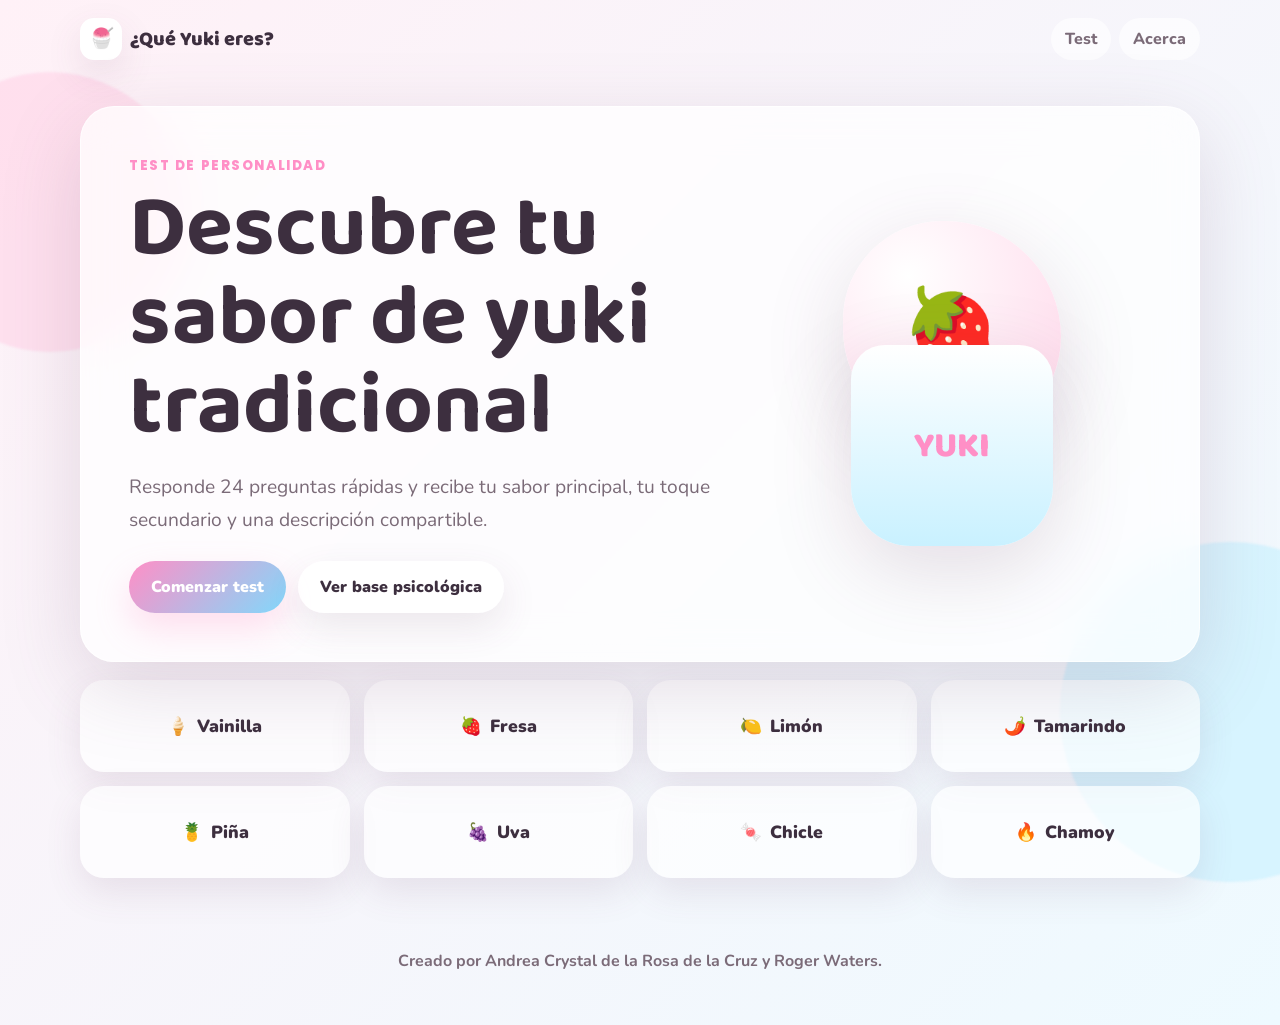
<file: index.html>
<!doctype html>
<html lang="es-MX">
<head>
  <meta charset="utf-8" />
  <meta name="viewport" content="width=device-width, initial-scale=1" />
  <meta name="description" content="Descubre qué sabor tradicional de yuki eres con un test cute pastel inspirado en modelos de personalidad." />
  <title>¿Qué Yuki eres?</title>
  <link rel="preconnect" href="https://fonts.googleapis.com">
  <link rel="preconnect" href="https://fonts.gstatic.com" crossorigin>
  <link href="https://fonts.googleapis.com/css2?family=Baloo+2:wght@500;700;800&family=Nunito:wght@400;600;700;800&family=Poppins:wght@500;700&display=swap" rel="stylesheet">
  <link rel="stylesheet" href="css/base.css" />
  <link rel="stylesheet" href="css/themes/pastel.css" />
  <link rel="stylesheet" href="css/layout.css" />
  <link rel="stylesheet" href="css/components.css" />
  <link rel="stylesheet" href="css/pages/home.css" />
</head>
<body>
  <div class="bubble-bg" aria-hidden="true"></div>
  <header class="site-header">
    <a class="brand" href="index.html" aria-label="Inicio ¿Qué Yuki eres?">
      <span class="brand__icon">🍧</span>
      <span>¿Qué Yuki eres?</span>
    </a>
    <nav class="nav">
      <a href="test.html">Test</a>
      <a href="acerca.html">Acerca</a>
    </nav>
  </header>

  <main class="home shell">
    <section class="hero card glass-card">
      <div class="hero__copy">
        <p class="eyebrow">Test de personalidad</p>
        <h1>Descubre tu sabor de yuki tradicional</h1>
        <p class="hero__text">Responde 24 preguntas rápidas y recibe tu sabor principal, tu toque secundario y una descripción compartible.</p>
        <div class="hero__actions">
          <a class="btn btn-primary" href="test.html">Comenzar test</a>
          <a class="btn btn-ghost" href="acerca.html">Ver base psicológica</a>
        </div>
      </div>
      <div class="yuki-cup" role="img" aria-label="Vaso de yuki pastel">
        <div class="yuki-cup__ice">🍓</div>
        <div class="yuki-cup__body">YUKI</div>
      </div>
    </section>

    <section class="flavor-grid" aria-label="Sabores tradicionales">
      <article class="mini-card">🍦<span>Vainilla</span></article>
      <article class="mini-card">🍓<span>Fresa</span></article>
      <article class="mini-card">🍋<span>Limón</span></article>
      <article class="mini-card">🌶️<span>Tamarindo</span></article>
      <article class="mini-card">🍍<span>Piña</span></article>
      <article class="mini-card">🍇<span>Uva</span></article>
      <article class="mini-card">🍬<span>Chicle</span></article>
      <article class="mini-card">🔥<span>Chamoy</span></article>
    </section>
  </main>

  <footer class="footer shell">
    <p>Creado por Andrea Crystal de la Rosa de la Cruz y Roger Waters.</p>
  </footer>
</body>
</html>
</file>
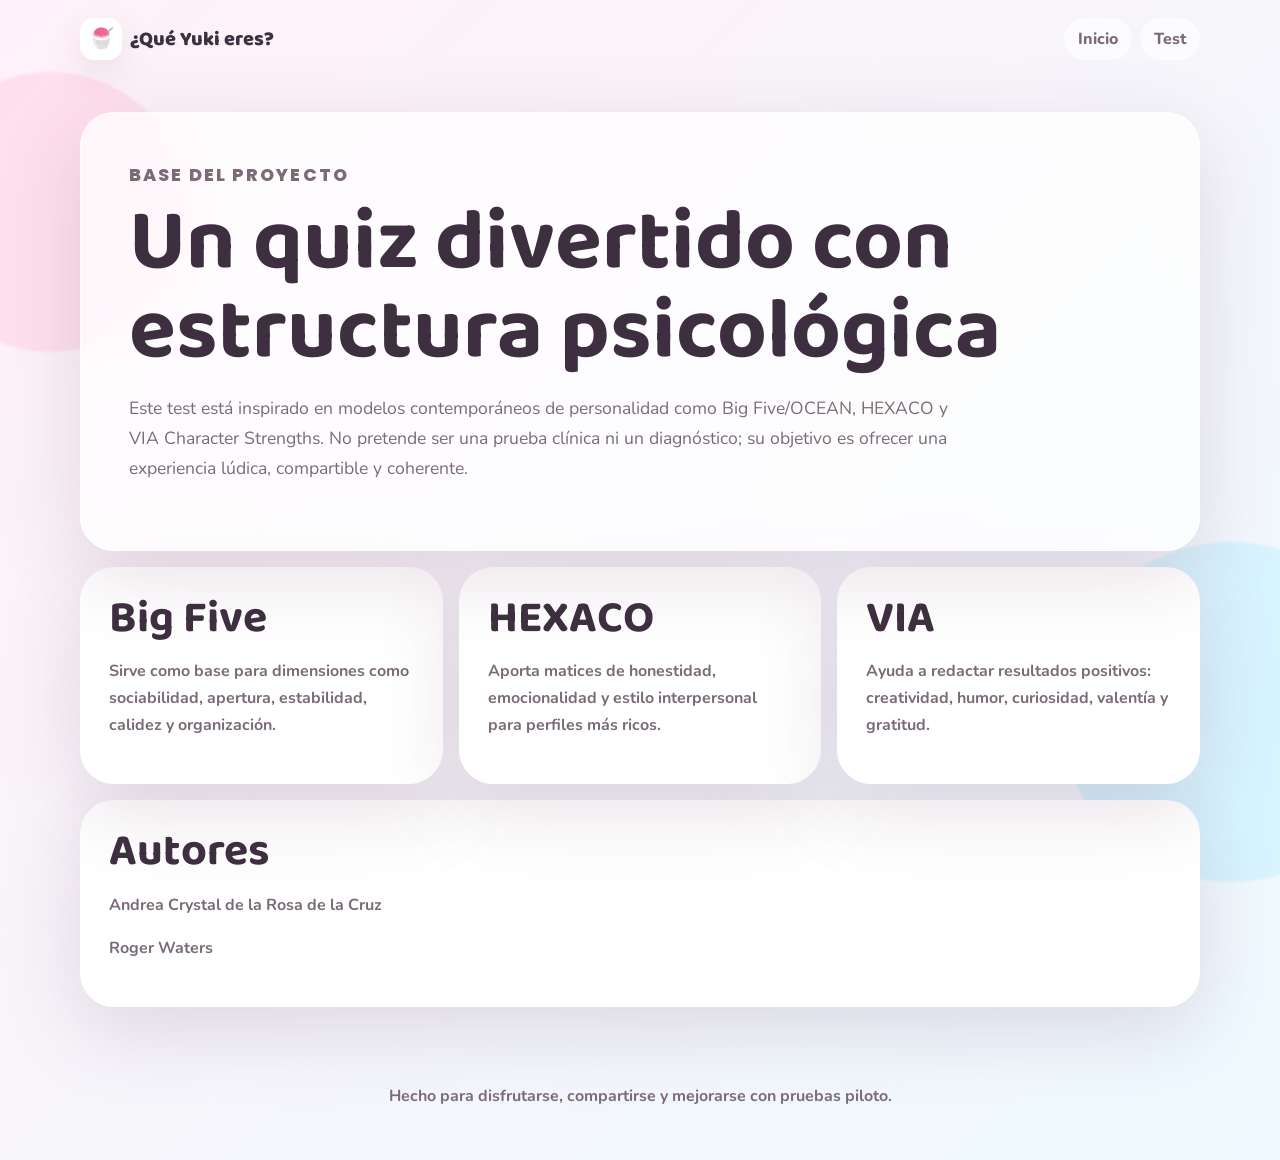
<file: acerca.html>
<!doctype html>
<html lang="es-MX">
<head>
  <meta charset="utf-8" />
  <meta name="viewport" content="width=device-width, initial-scale=1" />
  <title>Acerca | ¿Qué Yuki eres?</title>
  <link rel="preconnect" href="https://fonts.googleapis.com">
  <link rel="preconnect" href="https://fonts.gstatic.com" crossorigin>
  <link href="https://fonts.googleapis.com/css2?family=Baloo+2:wght@500;700;800&family=Nunito:wght@400;600;700;800&family=Poppins:wght@500;700&display=swap" rel="stylesheet">
  <link rel="stylesheet" href="css/base.css" />
  <link rel="stylesheet" href="css/themes/pastel.css" />
  <link rel="stylesheet" href="css/layout.css" />
  <link rel="stylesheet" href="css/components.css" />
  <link rel="stylesheet" href="css/pages/about.css" />
</head>
<body>
  <div class="bubble-bg" aria-hidden="true"></div>
  <header class="site-header">
    <a class="brand" href="index.html"><span class="brand__icon">🍧</span><span>¿Qué Yuki eres?</span></a>
    <nav class="nav"><a href="index.html">Inicio</a><a href="test.html">Test</a></nav>
  </header>

  <main class="shell about-page">
    <section class="card glass-card about-hero">
      <p class="eyebrow">Base del proyecto</p>
      <h1>Un quiz divertido con estructura psicológica</h1>
      <p>Este test está inspirado en modelos contemporáneos de personalidad como Big Five/OCEAN, HEXACO y VIA Character Strengths. No pretende ser una prueba clínica ni un diagnóstico; su objetivo es ofrecer una experiencia lúdica, compartible y coherente.</p>
    </section>
    <section class="about-grid">
      <article class="card"><h2>Big Five</h2><p>Sirve como base para dimensiones como sociabilidad, apertura, estabilidad, calidez y organización.</p></article>
      <article class="card"><h2>HEXACO</h2><p>Aporta matices de honestidad, emocionalidad y estilo interpersonal para perfiles más ricos.</p></article>
      <article class="card"><h2>VIA</h2><p>Ayuda a redactar resultados positivos: creatividad, humor, curiosidad, valentía y gratitud.</p></article>
    </section>
    <section class="card credits">
      <h2>Autores</h2>
      <p>Andrea Crystal de la Rosa de la Cruz</p>
      <p>Roger Waters</p>
    </section>
  </main>

  <footer class="footer shell"><p>Hecho para disfrutarse, compartirse y mejorarse con pruebas piloto.</p></footer>
</body>
</html>
</file>
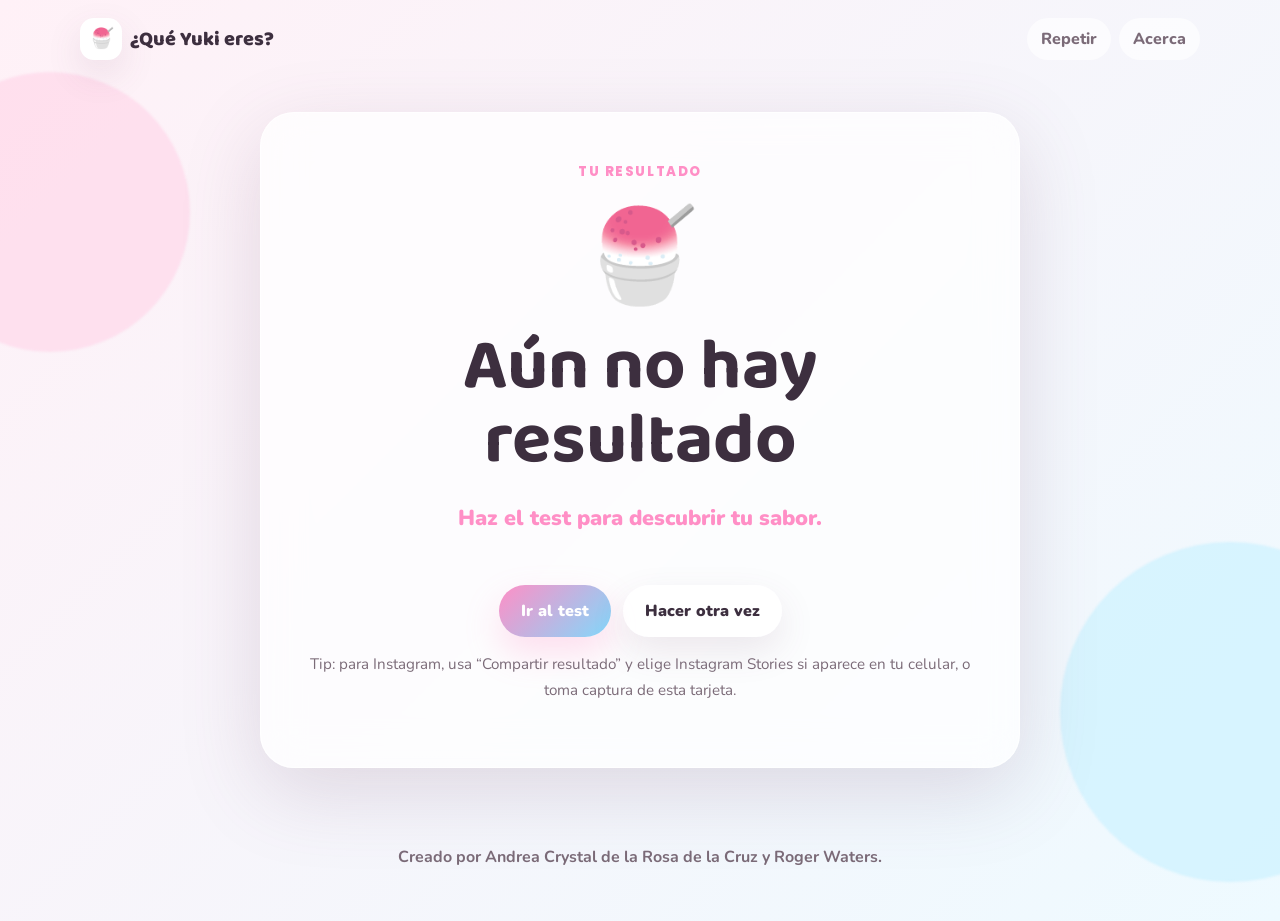
<file: resultado.html>
<!doctype html>
<html lang="es-MX">
<head>
  <meta charset="utf-8" />
  <meta name="viewport" content="width=device-width, initial-scale=1" />
  <title>Resultado | ¿Qué Yuki eres?</title>
  <link rel="preconnect" href="https://fonts.googleapis.com">
  <link rel="preconnect" href="https://fonts.gstatic.com" crossorigin>
  <link href="https://fonts.googleapis.com/css2?family=Baloo+2:wght@500;700;800&family=Nunito:wght@400;600;700;800&family=Poppins:wght@500;700&display=swap" rel="stylesheet">
  <link rel="stylesheet" href="css/base.css" />
  <link rel="stylesheet" href="css/themes/pastel.css" />
  <link rel="stylesheet" href="css/layout.css" />
  <link rel="stylesheet" href="css/components.css" />
  <link rel="stylesheet" href="css/pages/result.css" />
  <script defer type="module" src="js/results.js"></script>
</head>
<body>
  <div class="bubble-bg" aria-hidden="true"></div>
  <header class="site-header">
    <a class="brand" href="index.html"><span class="brand__icon">🍧</span><span>¿Qué Yuki eres?</span></a>
    <nav class="nav"><a href="test.html">Repetir</a><a href="acerca.html">Acerca</a></nav>
  </header>

  <main class="shell result-page">
    <section id="resultCard" class="result-card card glass-card">
      <p class="eyebrow">Tu resultado</p>
      <div class="result-emoji" id="resultEmoji">🍧</div>
      <h1 id="resultTitle">Calculando tu yuki...</h1>
      <p class="result-subtitle" id="resultSubtitle"></p>
      <p id="resultDescription"></p>
      <div class="traits" id="resultTraits"></div>
      <div class="share-actions">
        <button class="btn btn-primary" id="shareBtn" type="button">Compartir resultado</button>
        <a class="btn btn-ghost" href="test.html">Hacer otra vez</a>
      </div>
      <p class="hint">Tip: para Instagram, usa “Compartir resultado” y elige Instagram Stories si aparece en tu celular, o toma captura de esta tarjeta.</p>
    </section>
  </main>

  <footer class="footer shell"><p>Creado por Andrea Crystal de la Rosa de la Cruz y Roger Waters.</p></footer>
</body>
</html>
</file>
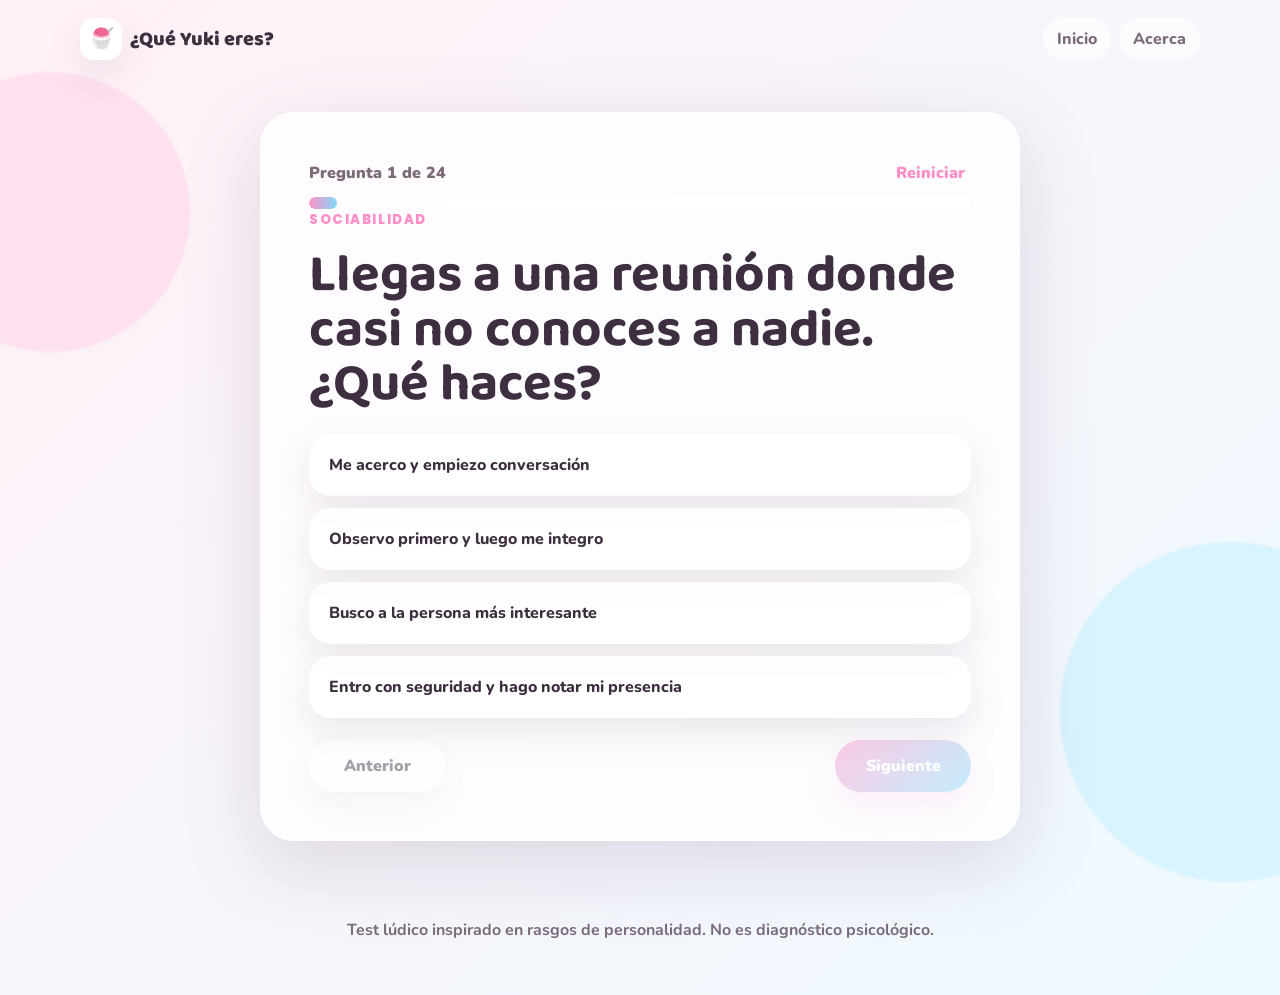
<file: test.html>
<!doctype html>
<html lang="es-MX">
<head>
  <meta charset="utf-8" />
  <meta name="viewport" content="width=device-width, initial-scale=1" />
  <title>Test | ¿Qué Yuki eres?</title>
  <link rel="preconnect" href="https://fonts.googleapis.com">
  <link rel="preconnect" href="https://fonts.gstatic.com" crossorigin>
  <link href="https://fonts.googleapis.com/css2?family=Baloo+2:wght@500;700;800&family=Nunito:wght@400;600;700;800&family=Poppins:wght@500;700&display=swap" rel="stylesheet">
  <link rel="stylesheet" href="css/base.css" />
  <link rel="stylesheet" href="css/themes/pastel.css" />
  <link rel="stylesheet" href="css/layout.css" />
  <link rel="stylesheet" href="css/components.css" />
  <link rel="stylesheet" href="css/pages/test.css" />
  <script defer type="module" src="js/quiz.js"></script>
</head>
<body>
  <div class="bubble-bg" aria-hidden="true"></div>
  <header class="site-header">
    <a class="brand" href="index.html"><span class="brand__icon">🍧</span><span>¿Qué Yuki eres?</span></a>
    <nav class="nav"><a href="index.html">Inicio</a><a href="acerca.html">Acerca</a></nav>
  </header>

  <main class="shell quiz-page">
    <section class="quiz-card card glass-card" aria-live="polite">
      <div class="quiz-topline">
        <span id="questionCounter">Pregunta 1 de 24</span>
        <button class="link-button" id="restartBtn" type="button">Reiniciar</button>
      </div>
      <div class="progress" aria-hidden="true"><div id="progressBar" class="progress__bar"></div></div>
      <p class="eyebrow" id="questionTrait">Elige lo que más se parece a ti</p>
      <h1 id="questionText">Cargando...</h1>
      <div id="answers" class="answers"></div>
      <div class="quiz-controls">
        <button class="btn btn-ghost" id="prevBtn" type="button">Anterior</button>
        <button class="btn btn-primary" id="nextBtn" type="button" disabled>Siguiente</button>
      </div>
    </section>
  </main>

  <footer class="footer shell"><p>Test lúdico inspirado en rasgos de personalidad. No es diagnóstico psicológico.</p></footer>
</body>
</html>
</file>
<file: css/base.css>
*{box-sizing:border-box}html{font-size:16px;scroll-behavior:smooth}body{margin:0;min-height:100vh;font-family:var(--font-body);color:var(--text);background:linear-gradient(135deg,var(--pink-bg),var(--blue-bg));overflow-x:hidden}a{color:inherit;text-decoration:none}button,input{font:inherit}img{max-width:100%;display:block}.shell{width:min(1120px,calc(100% - 32px));margin-inline:auto}.card{background:var(--white);border:1px solid rgba(255,255,255,.72);border-radius:var(--radius-xl);box-shadow:var(--shadow);padding:clamp(22px,5vw,48px)}.glass-card{background:rgba(255,255,255,.72);backdrop-filter:blur(20px)}.eyebrow{margin:0 0 8px;font-family:var(--font-accent);font-size:.82rem;text-transform:uppercase;letter-spacing:.12em;color:var(--pink-main);font-weight:800}h1,h2,h3{font-family:var(--font-display);line-height:1.03;margin:0}h1{font-size:clamp(2.4rem,12vw,5.4rem)}h2{font-size:clamp(1.8rem,7vw,2.8rem)}p{line-height:1.7}.bubble-bg::before,.bubble-bg::after{content:"";position:fixed;z-index:-1;border-radius:999px;filter:blur(1px);opacity:.65}.bubble-bg::before{width:280px;height:280px;background:var(--pink-soft);top:8%;left:-90px}.bubble-bg::after{width:340px;height:340px;background:var(--blue-soft);right:-120px;bottom:2%}@media (prefers-reduced-motion:no-preference){.bubble-bg::before{animation:float 8s ease-in-out infinite}.bubble-bg::after{animation:float 10s ease-in-out infinite reverse}@keyframes float{50%{transform:translateY(-18px) scale(1.03)}}}
</file>
<file: css/themes/pastel.css>
:root{--pink-bg:#fff1f7;--pink-main:#ff8fc6;--pink-soft:#ffd6e9;--blue-bg:#eefaff;--blue-main:#82d8fb;--blue-soft:#c9f1ff;--cream:#fffaf0;--lavender:#e9ddff;--mint:#dffbf1;--text:#3d2f3f;--muted:#7b6b78;--white:#fff;--font-display:'Baloo 2',system-ui,sans-serif;--font-body:'Nunito',system-ui,sans-serif;--font-accent:'Poppins',system-ui,sans-serif;--radius-xl:34px;--radius-lg:24px;--radius-md:18px;--shadow:0 24px 80px rgba(114,77,110,.18);--shadow-soft:0 14px 36px rgba(114,77,110,.12)}
</file>
<file: css/layout.css>
.site-header{width:min(1120px,calc(100% - 32px));margin:18px auto;display:flex;justify-content:space-between;align-items:center;gap:16px}.brand{display:flex;align-items:center;gap:8px;font-family:var(--font-display);font-weight:800;font-size:1.25rem}.brand__icon{display:grid;place-items:center;width:42px;height:42px;border-radius:14px;background:var(--white);box-shadow:var(--shadow-soft)}.nav{display:flex;gap:8px}.nav a{padding:10px 14px;border-radius:999px;background:rgba(255,255,255,.62);font-weight:800;color:var(--muted)}.footer{padding:26px 0 34px;color:var(--muted);text-align:center;font-weight:700}@media(max-width:520px){.site-header{align-items:flex-start}.nav{flex-wrap:wrap;justify-content:flex-end}.brand span:last-child{max-width:120px;line-height:1}}
</file>
<file: css/components.css>
.btn{display:inline-flex;align-items:center;justify-content:center;min-height:52px;padding:14px 22px;border-radius:999px;border:0;font-weight:900;cursor:pointer;transition:transform .2s ease,box-shadow .2s ease,opacity .2s ease}.btn:disabled{opacity:.45;cursor:not-allowed}.btn-primary{background:linear-gradient(135deg,var(--pink-main),var(--blue-main));color:white;box-shadow:0 16px 34px rgba(255,143,198,.28)}.btn-ghost{background:rgba(255,255,255,.72);color:var(--text);box-shadow:var(--shadow-soft)}.btn:hover:not(:disabled){transform:translateY(-2px)}.link-button{border:0;background:transparent;color:var(--pink-main);font-weight:900;cursor:pointer}.progress{height:12px;background:rgba(255,255,255,.72);border-radius:999px;overflow:hidden}.progress__bar{height:100%;width:0;background:linear-gradient(90deg,var(--pink-main),var(--blue-main));border-radius:999px;transition:width .28s ease}.mini-card{display:flex;align-items:center;justify-content:center;gap:8px;min-height:92px;border-radius:24px;background:rgba(255,255,255,.68);font-weight:900;box-shadow:var(--shadow-soft);font-size:1.1rem}.mini-card:first-letter{font-size:1.8rem}.answer{width:100%;padding:18px;border-radius:22px;border:2px solid transparent;background:rgba(255,255,255,.74);box-shadow:var(--shadow-soft);text-align:left;font-weight:800;color:var(--text);cursor:pointer;transition:.2s ease}.answer:hover,.answer.is-selected{border-color:var(--pink-main);transform:translateY(-2px)}.answer small{display:block;margin-top:4px;color:var(--muted);font-weight:700}.traits{display:flex;flex-wrap:wrap;gap:10px;margin-top:18px}.pill{padding:9px 13px;border-radius:999px;background:rgba(255,255,255,.72);font-weight:900;color:var(--muted)}
</file>
<file: css/pages/home.css>
.home{padding:28px 0}.hero{display:grid;grid-template-columns:1.2fr .8fr;align-items:center;gap:28px}.hero__text{font-size:1.2rem;color:var(--muted);max-width:620px}.hero__actions{display:flex;gap:12px;flex-wrap:wrap;margin-top:24px}.yuki-cup{justify-self:center;width:min(280px,70vw);aspect-ratio:1/1.16;display:grid;place-items:center;position:relative}.yuki-cup__ice{position:absolute;top:0;width:78%;aspect-ratio:1;border-radius:46% 54% 48% 52%;display:grid;place-items:center;background:radial-gradient(circle at 30% 25%,#fff,var(--pink-soft));font-size:5rem;box-shadow:var(--shadow)}.yuki-cup__body{position:absolute;bottom:0;width:72%;height:62%;border-radius:34px 34px 60px 60px;background:linear-gradient(180deg,#fff,var(--blue-soft));display:grid;place-items:center;font-family:var(--font-display);font-size:2.2rem;font-weight:900;color:var(--pink-main);box-shadow:var(--shadow)}.flavor-grid{display:grid;grid-template-columns:repeat(4,1fr);gap:14px;margin-top:18px}@media(max-width:760px){.hero{grid-template-columns:1fr;text-align:center}.hero__actions{justify-content:center}.flavor-grid{grid-template-columns:repeat(2,1fr)}}
</file>
<file: css/pages/about.css>
.about-page{padding:34px 0}.about-hero{margin-bottom:16px}.about-hero p{max-width:820px;color:var(--muted);font-size:1.1rem}.about-grid{display:grid;grid-template-columns:repeat(3,1fr);gap:16px;margin-bottom:16px}.about-grid .card,.credits{padding:28px}.about-grid p,.credits p{color:var(--muted);font-weight:700}@media(max-width:800px){.about-grid{grid-template-columns:1fr}}
</file>
<file: css/pages/result.css>
.result-page{padding:34px 0}.result-card{max-width:760px;margin-inline:auto;text-align:center}.result-emoji{font-size:5.8rem;margin:10px 0}.result-card h1{font-size:clamp(2.1rem,9vw,4.5rem)}.result-subtitle{font-size:1.35rem;font-weight:900;color:var(--pink-main)}.share-actions{display:flex;gap:12px;justify-content:center;flex-wrap:wrap;margin-top:26px}.hint{font-size:.95rem;color:var(--muted)}
</file>
<file: css/pages/test.css>
.quiz-page{padding:34px 0}.quiz-card{max-width:760px;margin-inline:auto}.quiz-topline{display:flex;justify-content:space-between;gap:16px;align-items:center;margin-bottom:12px;font-weight:900;color:var(--muted)}.quiz-card h1{font-size:clamp(1.8rem,8vw,3.3rem);margin:18px 0}.answers{display:grid;gap:12px;margin:22px 0}.quiz-controls{display:flex;justify-content:space-between;gap:12px}.quiz-controls .btn{min-width:136px}@media(max-width:520px){.quiz-controls{display:grid;grid-template-columns:1fr 1fr}.quiz-controls .btn{min-width:0;padding-inline:12px}}
</file>
